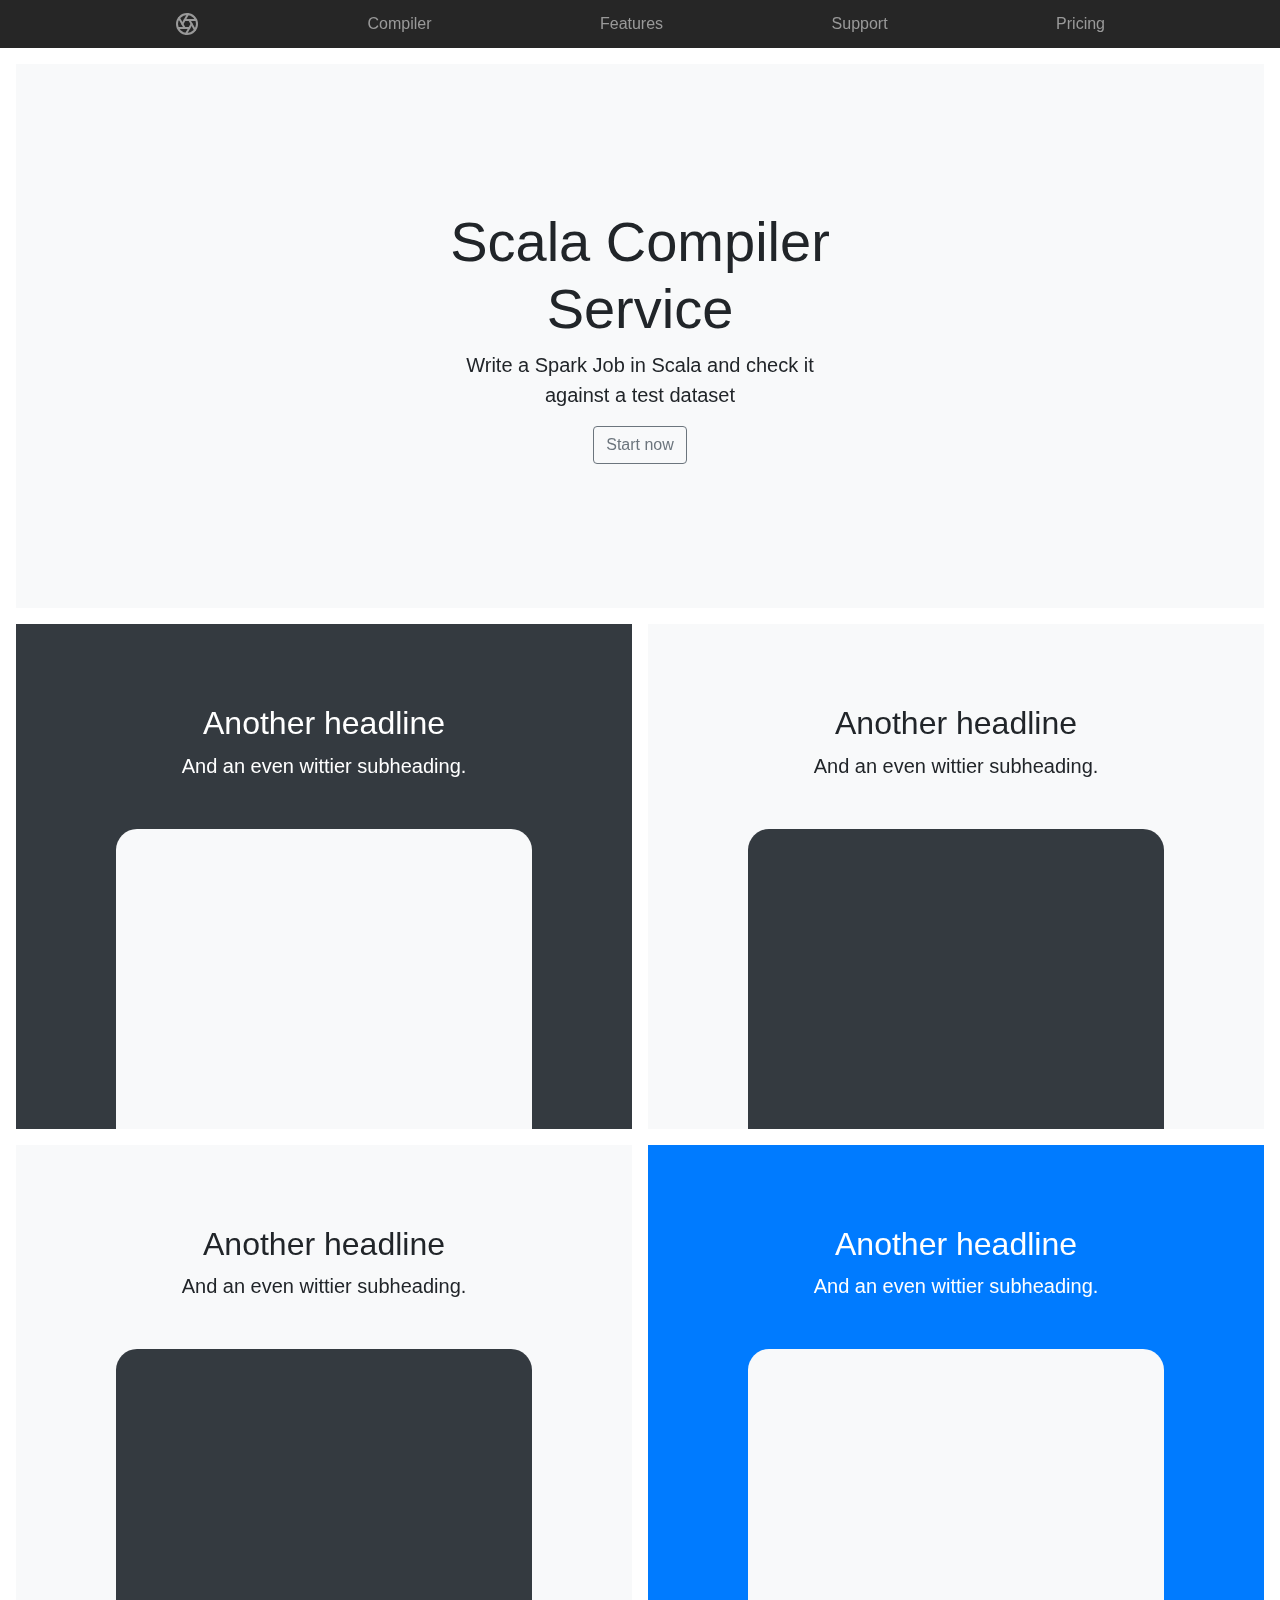
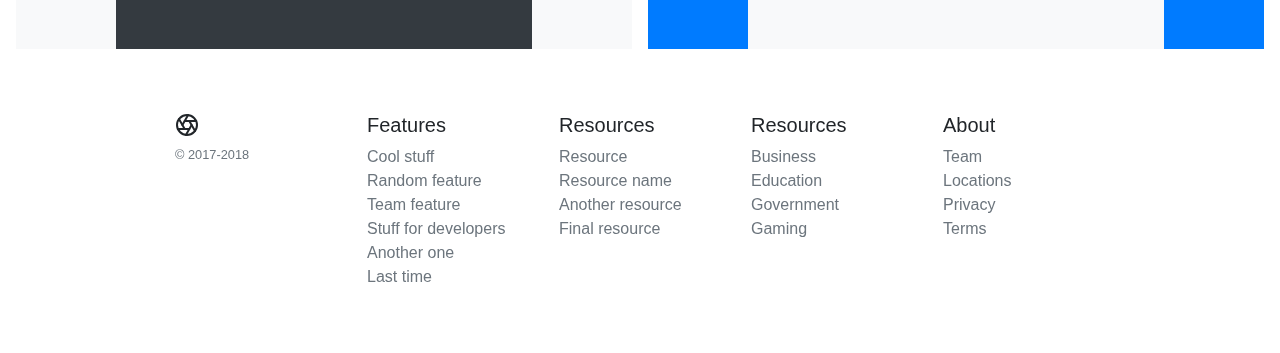
<file: src/main/webapp/index.html>
<!doctype html>
<html lang="en">
  <head>
    <meta charset="utf-8">
    <meta name="viewport" content="width=device-width, initial-scale=1, shrink-to-fit=no">
    <meta name="description" content="">
    <meta name="author" content="">
    <link rel="icon" href="favicon.ico">

    <title>Scala Compiler Service</title>

    <!-- Bootstrap core CSS -->
    <link href="css/bootstrap.min.css" rel="stylesheet">

    <!-- Custom styles for this template -->
    <link href="css/product.css" rel="stylesheet">
  </head>

  <body>

    <nav class="site-header sticky-top py-1">
      <div class="container d-flex flex-column flex-md-row justify-content-between">
        <a class="py-2" href="#">
          <svg xmlns="http://www.w3.org/2000/svg" width="24" height="24" viewBox="0 0 24 24" fill="none" stroke="currentColor" stroke-width="2" stroke-linecap="round" stroke-linejoin="round" class="d-block mx-auto"><circle cx="12" cy="12" r="10"></circle><line x1="14.31" y1="8" x2="20.05" y2="17.94"></line><line x1="9.69" y1="8" x2="21.17" y2="8"></line><line x1="7.38" y1="12" x2="13.12" y2="2.06"></line><line x1="9.69" y1="16" x2="3.95" y2="6.06"></line><line x1="14.31" y1="16" x2="2.83" y2="16"></line><line x1="16.62" y1="12" x2="10.88" y2="21.94"></line></svg>
        </a>
        <a class="py-2 d-none d-md-inline-block" href="compiler/index.html">Compiler</a>
        <a class="py-2 d-none d-md-inline-block" href="#">Features</a>
        <a class="py-2 d-none d-md-inline-block" href="#">Support</a>
        <a class="py-2 d-none d-md-inline-block" href="#">Pricing</a>
      </div>
    </nav>

    <div class="position-relative overflow-hidden p-3 p-md-5 m-md-3 text-center bg-light">
      <div class="col-md-5 p-lg-5 mx-auto my-5">
        <h1 class="display-4 font-weight-normal">Scala Compiler Service</h1>
        <p class="lead font-weight-normal">Write a Spark Job in Scala and check it against a test dataset</p>
        <a class="btn btn-outline-secondary" href="compiler/index.html">Start now</a>
      </div>
    </div>

    <div class="d-md-flex flex-md-equal w-100 my-md-3 pl-md-3">
      <div class="bg-dark mr-md-3 pt-3 px-3 pt-md-5 px-md-5 text-center text-white overflow-hidden">
        <div class="my-3 py-3">
          <h2 class="display-5">Another headline</h2>
          <p class="lead">And an even wittier subheading.</p>
        </div>
        <div class="bg-light box-shadow mx-auto" style="width: 80%; height: 300px; border-radius: 21px 21px 0 0;"></div>
      </div>
      <div class="bg-light mr-md-3 pt-3 px-3 pt-md-5 px-md-5 text-center overflow-hidden">
        <div class="my-3 p-3">
          <h2 class="display-5">Another headline</h2>
          <p class="lead">And an even wittier subheading.</p>
        </div>
        <div class="bg-dark box-shadow mx-auto" style="width: 80%; height: 300px; border-radius: 21px 21px 0 0;"></div>
      </div>
    </div>

    <div class="d-md-flex flex-md-equal w-100 my-md-3 pl-md-3">
      <div class="bg-light mr-md-3 pt-3 px-3 pt-md-5 px-md-5 text-center overflow-hidden">
        <div class="my-3 p-3">
          <h2 class="display-5">Another headline</h2>
          <p class="lead">And an even wittier subheading.</p>
        </div>
        <div class="bg-dark box-shadow mx-auto" style="width: 80%; height: 300px; border-radius: 21px 21px 0 0;"></div>
      </div>
      <div class="bg-primary mr-md-3 pt-3 px-3 pt-md-5 px-md-5 text-center text-white overflow-hidden">
        <div class="my-3 py-3">
          <h2 class="display-5">Another headline</h2>
          <p class="lead">And an even wittier subheading.</p>
        </div>
        <div class="bg-light box-shadow mx-auto" style="width: 80%; height: 300px; border-radius: 21px 21px 0 0;"></div>
      </div>
    </div>

    <footer class="container py-5">
      <div class="row">
        <div class="col-12 col-md">
          <svg xmlns="http://www.w3.org/2000/svg" width="24" height="24" viewBox="0 0 24 24" fill="none" stroke="currentColor" stroke-width="2" stroke-linecap="round" stroke-linejoin="round" class="d-block mb-2"><circle cx="12" cy="12" r="10"></circle><line x1="14.31" y1="8" x2="20.05" y2="17.94"></line><line x1="9.69" y1="8" x2="21.17" y2="8"></line><line x1="7.38" y1="12" x2="13.12" y2="2.06"></line><line x1="9.69" y1="16" x2="3.95" y2="6.06"></line><line x1="14.31" y1="16" x2="2.83" y2="16"></line><line x1="16.62" y1="12" x2="10.88" y2="21.94"></line></svg>
          <small class="d-block mb-3 text-muted">&copy; 2017-2018</small>
        </div>
        <div class="col-6 col-md">
          <h5>Features</h5>
          <ul class="list-unstyled text-small">
            <li><a class="text-muted" href="#">Cool stuff</a></li>
            <li><a class="text-muted" href="#">Random feature</a></li>
            <li><a class="text-muted" href="#">Team feature</a></li>
            <li><a class="text-muted" href="#">Stuff for developers</a></li>
            <li><a class="text-muted" href="#">Another one</a></li>
            <li><a class="text-muted" href="#">Last time</a></li>
          </ul>
        </div>
        <div class="col-6 col-md">
          <h5>Resources</h5>
          <ul class="list-unstyled text-small">
            <li><a class="text-muted" href="#">Resource</a></li>
            <li><a class="text-muted" href="#">Resource name</a></li>
            <li><a class="text-muted" href="#">Another resource</a></li>
            <li><a class="text-muted" href="#">Final resource</a></li>
          </ul>
        </div>
        <div class="col-6 col-md">
          <h5>Resources</h5>
          <ul class="list-unstyled text-small">
            <li><a class="text-muted" href="#">Business</a></li>
            <li><a class="text-muted" href="#">Education</a></li>
            <li><a class="text-muted" href="#">Government</a></li>
            <li><a class="text-muted" href="#">Gaming</a></li>
          </ul>
        </div>
        <div class="col-6 col-md">
          <h5>About</h5>
          <ul class="list-unstyled text-small">
            <li><a class="text-muted" href="#">Team</a></li>
            <li><a class="text-muted" href="#">Locations</a></li>
            <li><a class="text-muted" href="#">Privacy</a></li>
            <li><a class="text-muted" href="#">Terms</a></li>
          </ul>
        </div>
      </div>
    </footer>


    <!-- Bootstrap core JavaScript
    ================================================== -->
    <!-- Placed at the end of the document so the pages load faster -->
    <script src="https://code.jquery.com/jquery-3.3.1.slim.min.js" integrity="sha384-q8i/X+965DzO0rT7abK41JStQIAqVgRVzpbzo5smXKp4YfRvH+8abtTE1Pi6jizo" crossorigin="anonymous"></script>
    <script src="https://cdnjs.cloudflare.com/ajax/libs/popper.js/1.14.7/umd/popper.min.js" integrity="sha384-UO2eT0CpHqdSJQ6hJty5KVphtPhzWj9WO1clHTMGa3JDZwrnQq4sF86dIHNDz0W1" crossorigin="anonymous"></script>
    <script src="https://stackpath.bootstrapcdn.com/bootstrap/4.3.1/js/bootstrap.min.js" integrity="sha384-JjSmVgyd0p3pXB1rRibZUAYoIIy6OrQ6VrjIEaFf/nJGzIxFDsf4x0xIM+B07jRM" crossorigin="anonymous"></script>

  </body>
</html>
</file>
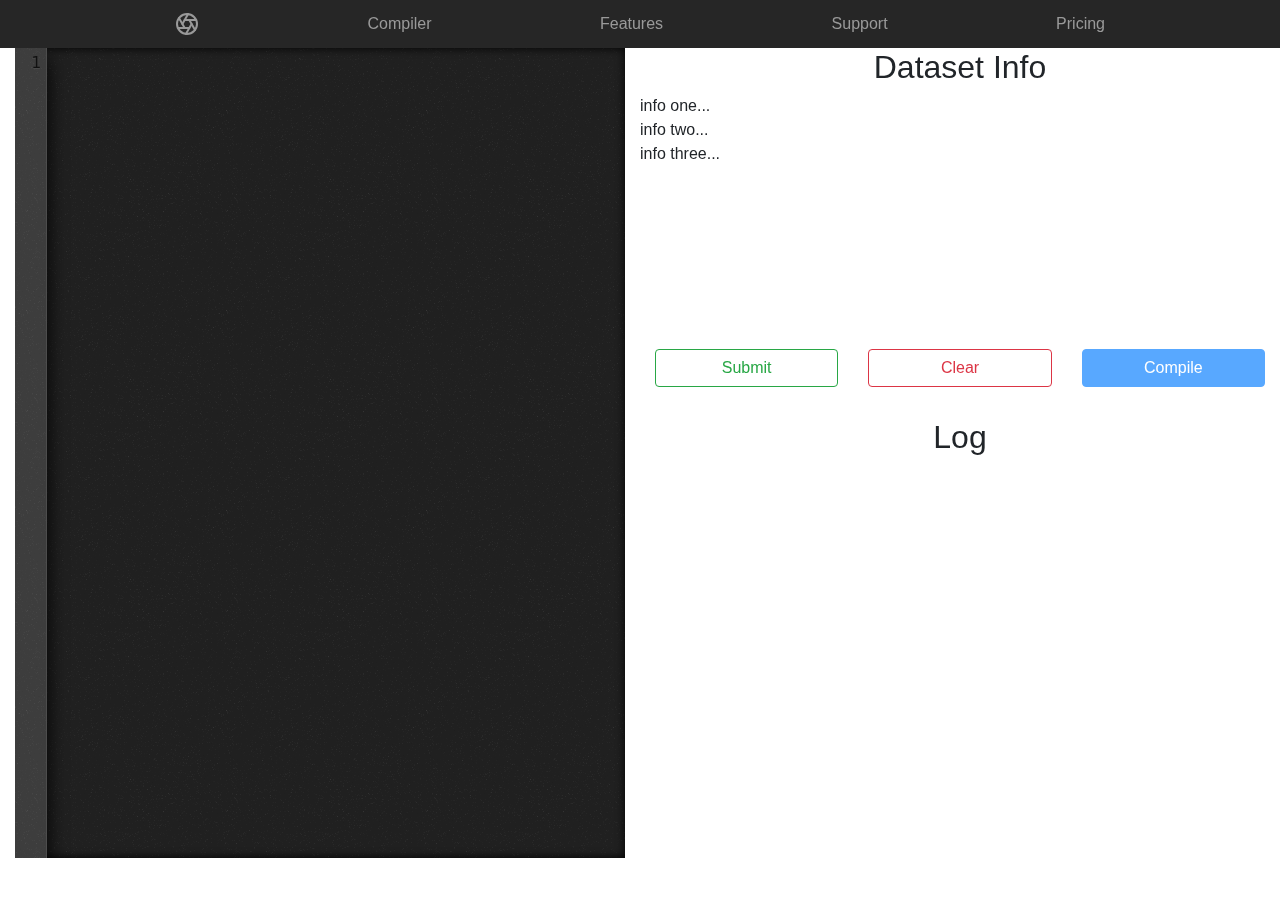
<file: src/main/webapp/compiler/index.html>
<!doctype html>
<html class="h-90">
<head>
  <link rel="stylesheet" href="lib/codemirror.css">
  <link rel="stylesheet" href="theme/ambiance.css">
  <script src="lib/codemirror.js"></script>
  <script src="addon/edit/matchbrackets.js"></script>
  <script src="mode/clike/clike.js"></script>
  <link href="../css/bootstrap.min.css" rel="stylesheet">
  <link href="../css/product.css" rel="stylesheet">
</head>
<body class="h-100">
<nav class="site-header sticky-top py-1">
  <div class="container d-flex flex-column flex-md-row justify-content-between">
    <a class="py-2" href="../">
      <svg xmlns="http://www.w3.org/2000/svg" width="24" height="24" viewBox="0 0 24 24" fill="none" stroke="currentColor" stroke-width="2" stroke-linecap="round" stroke-linejoin="round" class="d-block mx-auto"><circle cx="12" cy="12" r="10"></circle><line x1="14.31" y1="8" x2="20.05" y2="17.94"></line><line x1="9.69" y1="8" x2="21.17" y2="8"></line><line x1="7.38" y1="12" x2="13.12" y2="2.06"></line><line x1="9.69" y1="16" x2="3.95" y2="6.06"></line><line x1="14.31" y1="16" x2="2.83" y2="16"></line><line x1="16.62" y1="12" x2="10.88" y2="21.94"></line></svg>
    </a>
    <a class="py-2 d-none d-md-inline-block" href="#">Compiler</a>
    <a class="py-2 d-none d-md-inline-block" href="#">Features</a>
    <a class="py-2 d-none d-md-inline-block" href="#">Support</a>
    <a class="py-2 d-none d-md-inline-block" href="#">Pricing</a>
  </div>
</nav>
<div class="container-fluid h-100">
  <div class="row h-100">
    <div class="col-6">
      <textarea id="scala-editor"></textarea>
    </div>
    <div class="col-6">
      <div class="row">
        <div class="col text-center">
          <h2>Dataset Info</h2>
        </div>
      </div>
      <div class="row">info one...</div>
      <div class="row">info two...</div>
      <div class="row">info three...</div>
      <div class="row" style="margin-top:30%">
        <div class="col-4">
          <button type="button" class="btn btn-outline-success btn-block" onclick="SubmitScalaCode()">Submit</button>
        </div>
        <div class="col-4">
          <button type="button" class="btn btn-outline-danger btn-block">Clear</button>
        </div>
        <div class="col-4">
          <button type="button" class="btn btn-primary btn-block" id="compile-button" onclick="CompileScalaCode()" disabled>Compile</button>
        </div>
      </div>
      <div class="row" style="margin-top:5%;">
        <div class="col text-center">
          <h2>Log</h2>
        </div>
      </div>
      <div class="row">
        <pre id="log"></pre>
      </div>

    </div>
  </div>
</div>
<script>
      var editor = CodeMirror.fromTextArea(document.getElementById("scala-editor"), {
          lineNumbers: true,
          matchBrackets: true,
          theme: "ambiance",
          mode: "text/x-scala"
      });
      editor.setSize("100%", "100%");
    </script>
<script src="https://code.jquery.com/jquery-3.4.1.min.js" crossorigin="anonymous"></script>
<script src="https://cdnjs.cloudflare.com/ajax/libs/popper.js/1.14.7/umd/popper.min.js" integrity="sha384-UO2eT0CpHqdSJQ6hJty5KVphtPhzWj9WO1clHTMGa3JDZwrnQq4sF86dIHNDz0W1" crossorigin="anonymous"></script>
<script src="https://stackpath.bootstrapcdn.com/bootstrap/4.3.1/js/bootstrap.min.js" integrity="sha384-JjSmVgyd0p3pXB1rRibZUAYoIIy6OrQ6VrjIEaFf/nJGzIxFDsf4x0xIM+B07jRM" crossorigin="anonymous"></script>

<script>
      var program = {
        programName: "",
        datasetID: 0,
        programContent: ""
      }

      function SubmitScalaCode(){
        program.programName = $("#prog-name").text();
        program.datasetID = 1;
        program.programContent = editor.getValue();

        $('#log').html('sending..');

        $.ajax({
            url: '../api/compiler/upload/',
            type: 'post',
            dataType: 'json',
            contentType: 'application/json',
            success: function (data) {
                $('#log').text(JSON.stringify(data));
                storeProgramName(data);
                $('#compile-button').prop('disabled', false);
            },
            data: JSON.stringify(program)
        });
      }

      function storeProgramName(response){
        if(response.error == 0){
          program.programName = response.result;
        }
        console.log(program);
      }

      function CompileScalaCode(){
        $('#log').html('compiling..');

        $.ajax({
            url: '../api/compiler/compile/',
            type: 'post',
            dataType: 'json',
            contentType: 'application/json',
            success: function (data) {
                $('#log').html(data.result);
            },
            data: JSON.stringify(program)
        });
      }
    </script>
</body>
</html>
</file>
<file: src/main/webapp/css/product.css>
.container {
  max-width: 960px;
}

/*
 * Custom translucent site header
 */

.site-header {
  background-color: rgba(0, 0, 0, .85);
  -webkit-backdrop-filter: saturate(180%) blur(20px);
  backdrop-filter: saturate(180%) blur(20px);
}
.site-header a {
  color: #999;
  transition: ease-in-out color .15s;
}
.site-header a:hover {
  color: #fff;
  text-decoration: none;
}

/*
 * Dummy devices (replace them with your own or something else entirely!)
 */

.product-device {
  position: absolute;
  right: 10%;
  bottom: -30%;
  width: 300px;
  height: 540px;
  background-color: #333;
  border-radius: 21px;
  -webkit-transform: rotate(30deg);
  transform: rotate(30deg);
}

.product-device::before {
  position: absolute;
  top: 10%;
  right: 10px;
  bottom: 10%;
  left: 10px;
  content: "";
  background-color: rgba(255, 255, 255, .1);
  border-radius: 5px;
}

.product-device-2 {
  top: -25%;
  right: auto;
  bottom: 0;
  left: 5%;
  background-color: #e5e5e5;
}


/*
 * Extra utilities
 */

.flex-equal > * {
  -ms-flex: 1;
  flex: 1;
}
@media (min-width: 768px) {
  .flex-md-equal > * {
    -ms-flex: 1;
    flex: 1;
  }
}

.h-90{
    height: 90% !important;
}

.overflow-hidden { overflow: hidden; }
</file>
<file: src/main/webapp/compiler/lib/codemirror.css>
/* BASICS */

.CodeMirror {
  /* Set height, width, borders, and global font properties here */
  font-family: monospace;
  height: 300px;
  color: black;
  direction: ltr;
}

/* PADDING */

.CodeMirror-lines {
  padding: 4px 0; /* Vertical padding around content */
}
.CodeMirror pre.CodeMirror-line,
.CodeMirror pre.CodeMirror-line-like {
  padding: 0 4px; /* Horizontal padding of content */
}

.CodeMirror-scrollbar-filler, .CodeMirror-gutter-filler {
  background-color: white; /* The little square between H and V scrollbars */
}

/* GUTTER */

.CodeMirror-gutters {
  border-right: 1px solid #ddd;
  background-color: #f7f7f7;
  white-space: nowrap;
}
.CodeMirror-linenumbers {}
.CodeMirror-linenumber {
  padding: 0 3px 0 5px;
  min-width: 20px;
  text-align: right;
  color: #999;
  white-space: nowrap;
}

.CodeMirror-guttermarker { color: black; }
.CodeMirror-guttermarker-subtle { color: #999; }

/* CURSOR */

.CodeMirror-cursor {
  border-left: 1px solid black;
  border-right: none;
  width: 0;
}
/* Shown when moving in bi-directional text */
.CodeMirror div.CodeMirror-secondarycursor {
  border-left: 1px solid silver;
}
.cm-fat-cursor .CodeMirror-cursor {
  width: auto;
  border: 0 !important;
  background: #7e7;
}
.cm-fat-cursor div.CodeMirror-cursors {
  z-index: 1;
}
.cm-fat-cursor-mark {
  background-color: rgba(20, 255, 20, 0.5);
  -webkit-animation: blink 1.06s steps(1) infinite;
  -moz-animation: blink 1.06s steps(1) infinite;
  animation: blink 1.06s steps(1) infinite;
}
.cm-animate-fat-cursor {
  width: auto;
  border: 0;
  -webkit-animation: blink 1.06s steps(1) infinite;
  -moz-animation: blink 1.06s steps(1) infinite;
  animation: blink 1.06s steps(1) infinite;
  background-color: #7e7;
}
@-moz-keyframes blink {
  0% {}
  50% { background-color: transparent; }
  100% {}
}
@-webkit-keyframes blink {
  0% {}
  50% { background-color: transparent; }
  100% {}
}
@keyframes blink {
  0% {}
  50% { background-color: transparent; }
  100% {}
}

/* Can style cursor different in overwrite (non-insert) mode */
.CodeMirror-overwrite .CodeMirror-cursor {}

.cm-tab { display: inline-block; text-decoration: inherit; }

.CodeMirror-rulers {
  position: absolute;
  left: 0; right: 0; top: -50px; bottom: 0;
  overflow: hidden;
}
.CodeMirror-ruler {
  border-left: 1px solid #ccc;
  top: 0; bottom: 0;
  position: absolute;
}

/* DEFAULT THEME */

.cm-s-default .cm-header {color: blue;}
.cm-s-default .cm-quote {color: #090;}
.cm-negative {color: #d44;}
.cm-positive {color: #292;}
.cm-header, .cm-strong {font-weight: bold;}
.cm-em {font-style: italic;}
.cm-link {text-decoration: underline;}
.cm-strikethrough {text-decoration: line-through;}

.cm-s-default .cm-keyword {color: #708;}
.cm-s-default .cm-atom {color: #219;}
.cm-s-default .cm-number {color: #164;}
.cm-s-default .cm-def {color: #00f;}
.cm-s-default .cm-variable,
.cm-s-default .cm-punctuation,
.cm-s-default .cm-property,
.cm-s-default .cm-operator {}
.cm-s-default .cm-variable-2 {color: #05a;}
.cm-s-default .cm-variable-3, .cm-s-default .cm-type {color: #085;}
.cm-s-default .cm-comment {color: #a50;}
.cm-s-default .cm-string {color: #a11;}
.cm-s-default .cm-string-2 {color: #f50;}
.cm-s-default .cm-meta {color: #555;}
.cm-s-default .cm-qualifier {color: #555;}
.cm-s-default .cm-builtin {color: #30a;}
.cm-s-default .cm-bracket {color: #997;}
.cm-s-default .cm-tag {color: #170;}
.cm-s-default .cm-attribute {color: #00c;}
.cm-s-default .cm-hr {color: #999;}
.cm-s-default .cm-link {color: #00c;}

.cm-s-default .cm-error {color: #f00;}
.cm-invalidchar {color: #f00;}

.CodeMirror-composing { border-bottom: 2px solid; }

/* Default styles for common addons */

div.CodeMirror span.CodeMirror-matchingbracket {color: #0b0;}
div.CodeMirror span.CodeMirror-nonmatchingbracket {color: #a22;}
.CodeMirror-matchingtag { background: rgba(255, 150, 0, .3); }
.CodeMirror-activeline-background {background: #e8f2ff;}

/* STOP */

/* The rest of this file contains styles related to the mechanics of
   the editor. You probably shouldn't touch them. */

.CodeMirror {
  position: relative;
  overflow: hidden;
  background: white;
}

.CodeMirror-scroll {
  overflow: scroll !important; /* Things will break if this is overridden */
  /* 30px is the magic margin used to hide the element's real scrollbars */
  /* See overflow: hidden in .CodeMirror */
  margin-bottom: -30px; margin-right: -30px;
  padding-bottom: 30px;
  height: 100%;
  outline: none; /* Prevent dragging from highlighting the element */
  position: relative;
}
.CodeMirror-sizer {
  position: relative;
  border-right: 30px solid transparent;
}

/* The fake, visible scrollbars. Used to force redraw during scrolling
   before actual scrolling happens, thus preventing shaking and
   flickering artifacts. */
.CodeMirror-vscrollbar, .CodeMirror-hscrollbar, .CodeMirror-scrollbar-filler, .CodeMirror-gutter-filler {
  position: absolute;
  z-index: 6;
  display: none;
}
.CodeMirror-vscrollbar {
  right: 0; top: 0;
  overflow-x: hidden;
  overflow-y: scroll;
}
.CodeMirror-hscrollbar {
  bottom: 0; left: 0;
  overflow-y: hidden;
  overflow-x: scroll;
}
.CodeMirror-scrollbar-filler {
  right: 0; bottom: 0;
}
.CodeMirror-gutter-filler {
  left: 0; bottom: 0;
}

.CodeMirror-gutters {
  position: absolute; left: 0; top: 0;
  min-height: 100%;
  z-index: 3;
}
.CodeMirror-gutter {
  white-space: normal;
  height: 100%;
  display: inline-block;
  vertical-align: top;
  margin-bottom: -30px;
}
.CodeMirror-gutter-wrapper {
  position: absolute;
  z-index: 4;
  background: none !important;
  border: none !important;
}
.CodeMirror-gutter-background {
  position: absolute;
  top: 0; bottom: 0;
  z-index: 4;
}
.CodeMirror-gutter-elt {
  position: absolute;
  cursor: default;
  z-index: 4;
}
.CodeMirror-gutter-wrapper ::selection { background-color: transparent }
.CodeMirror-gutter-wrapper ::-moz-selection { background-color: transparent }

.CodeMirror-lines {
  cursor: text;
  min-height: 1px; /* prevents collapsing before first draw */
}
.CodeMirror pre.CodeMirror-line,
.CodeMirror pre.CodeMirror-line-like {
  /* Reset some styles that the rest of the page might have set */
  -moz-border-radius: 0; -webkit-border-radius: 0; border-radius: 0;
  border-width: 0;
  background: transparent;
  font-family: inherit;
  font-size: inherit;
  margin: 0;
  white-space: pre;
  word-wrap: normal;
  line-height: inherit;
  color: inherit;
  z-index: 2;
  position: relative;
  overflow: visible;
  -webkit-tap-highlight-color: transparent;
  -webkit-font-variant-ligatures: contextual;
  font-variant-ligatures: contextual;
}
.CodeMirror-wrap pre.CodeMirror-line,
.CodeMirror-wrap pre.CodeMirror-line-like {
  word-wrap: break-word;
  white-space: pre-wrap;
  word-break: normal;
}

.CodeMirror-linebackground {
  position: absolute;
  left: 0; right: 0; top: 0; bottom: 0;
  z-index: 0;
}

.CodeMirror-linewidget {
  position: relative;
  z-index: 2;
  padding: 0.1px; /* Force widget margins to stay inside of the container */
}

.CodeMirror-widget {}

.CodeMirror-rtl pre { direction: rtl; }

.CodeMirror-code {
  outline: none;
}

/* Force content-box sizing for the elements where we expect it */
.CodeMirror-scroll,
.CodeMirror-sizer,
.CodeMirror-gutter,
.CodeMirror-gutters,
.CodeMirror-linenumber {
  -moz-box-sizing: content-box;
  box-sizing: content-box;
}

.CodeMirror-measure {
  position: absolute;
  width: 100%;
  height: 0;
  overflow: hidden;
  visibility: hidden;
}

.CodeMirror-cursor {
  position: absolute;
  pointer-events: none;
}
.CodeMirror-measure pre { position: static; }

div.CodeMirror-cursors {
  visibility: hidden;
  position: relative;
  z-index: 3;
}
div.CodeMirror-dragcursors {
  visibility: visible;
}

.CodeMirror-focused div.CodeMirror-cursors {
  visibility: visible;
}

.CodeMirror-selected { background: #d9d9d9; }
.CodeMirror-focused .CodeMirror-selected { background: #d7d4f0; }
.CodeMirror-crosshair { cursor: crosshair; }
.CodeMirror-line::selection, .CodeMirror-line > span::selection, .CodeMirror-line > span > span::selection { background: #d7d4f0; }
.CodeMirror-line::-moz-selection, .CodeMirror-line > span::-moz-selection, .CodeMirror-line > span > span::-moz-selection { background: #d7d4f0; }

.cm-searching {
  background-color: #ffa;
  background-color: rgba(255, 255, 0, .4);
}

/* Used to force a border model for a node */
.cm-force-border { padding-right: .1px; }

@media print {
  /* Hide the cursor when printing */
  .CodeMirror div.CodeMirror-cursors {
    visibility: hidden;
  }
}

/* See issue #2901 */
.cm-tab-wrap-hack:after { content: ''; }

/* Help users use markselection to safely style text background */
span.CodeMirror-selectedtext { background: none; }
</file>
<file: src/main/webapp/compiler/theme/ambiance.css>
/* ambiance theme for codemirror */

/* Color scheme */

.cm-s-ambiance .cm-header { color: blue; }
.cm-s-ambiance .cm-quote { color: #24C2C7; }

.cm-s-ambiance .cm-keyword { color: #cda869; }
.cm-s-ambiance .cm-atom { color: #CF7EA9; }
.cm-s-ambiance .cm-number { color: #78CF8A; }
.cm-s-ambiance .cm-def { color: #aac6e3; }
.cm-s-ambiance .cm-variable { color: #ffb795; }
.cm-s-ambiance .cm-variable-2 { color: #eed1b3; }
.cm-s-ambiance .cm-variable-3, .cm-s-ambiance .cm-type { color: #faded3; }
.cm-s-ambiance .cm-property { color: #eed1b3; }
.cm-s-ambiance .cm-operator { color: #fa8d6a; }
.cm-s-ambiance .cm-comment { color: #555; font-style:italic; }
.cm-s-ambiance .cm-string { color: #8f9d6a; }
.cm-s-ambiance .cm-string-2 { color: #9d937c; }
.cm-s-ambiance .cm-meta { color: #D2A8A1; }
.cm-s-ambiance .cm-qualifier { color: yellow; }
.cm-s-ambiance .cm-builtin { color: #9999cc; }
.cm-s-ambiance .cm-bracket { color: #24C2C7; }
.cm-s-ambiance .cm-tag { color: #fee4ff; }
.cm-s-ambiance .cm-attribute { color: #9B859D; }
.cm-s-ambiance .cm-hr { color: pink; }
.cm-s-ambiance .cm-link { color: #F4C20B; }
.cm-s-ambiance .cm-special { color: #FF9D00; }
.cm-s-ambiance .cm-error { color: #AF2018; }

.cm-s-ambiance .CodeMirror-matchingbracket { color: #0f0; }
.cm-s-ambiance .CodeMirror-nonmatchingbracket { color: #f22; }

.cm-s-ambiance div.CodeMirror-selected { background: rgba(255, 255, 255, 0.15); }
.cm-s-ambiance.CodeMirror-focused div.CodeMirror-selected { background: rgba(255, 255, 255, 0.10); }
.cm-s-ambiance .CodeMirror-line::selection, .cm-s-ambiance .CodeMirror-line > span::selection, .cm-s-ambiance .CodeMirror-line > span > span::selection { background: rgba(255, 255, 255, 0.10); }
.cm-s-ambiance .CodeMirror-line::-moz-selection, .cm-s-ambiance .CodeMirror-line > span::-moz-selection, .cm-s-ambiance .CodeMirror-line > span > span::-moz-selection { background: rgba(255, 255, 255, 0.10); }

/* Editor styling */

.cm-s-ambiance.CodeMirror {
  line-height: 1.40em;
  color: #E6E1DC;
  background-color: #202020;
  -webkit-box-shadow: inset 0 0 10px black;
  -moz-box-shadow: inset 0 0 10px black;
  box-shadow: inset 0 0 10px black;
}

.cm-s-ambiance .CodeMirror-gutters {
  background: #3D3D3D;
  border-right: 1px solid #4D4D4D;
  box-shadow: 0 10px 20px black;
}

.cm-s-ambiance .CodeMirror-linenumber {
  text-shadow: 0px 1px 1px #4d4d4d;
  color: #111;
  padding: 0 5px;
}

.cm-s-ambiance .CodeMirror-guttermarker { color: #aaa; }
.cm-s-ambiance .CodeMirror-guttermarker-subtle { color: #111; }

.cm-s-ambiance .CodeMirror-cursor { border-left: 1px solid #7991E8; }

.cm-s-ambiance .CodeMirror-activeline-background {
  background: none repeat scroll 0% 0% rgba(255, 255, 255, 0.031);
}

.cm-s-ambiance.CodeMirror,
.cm-s-ambiance .CodeMirror-gutters {
  background-image: url("[data-uri]");
}
</file>
